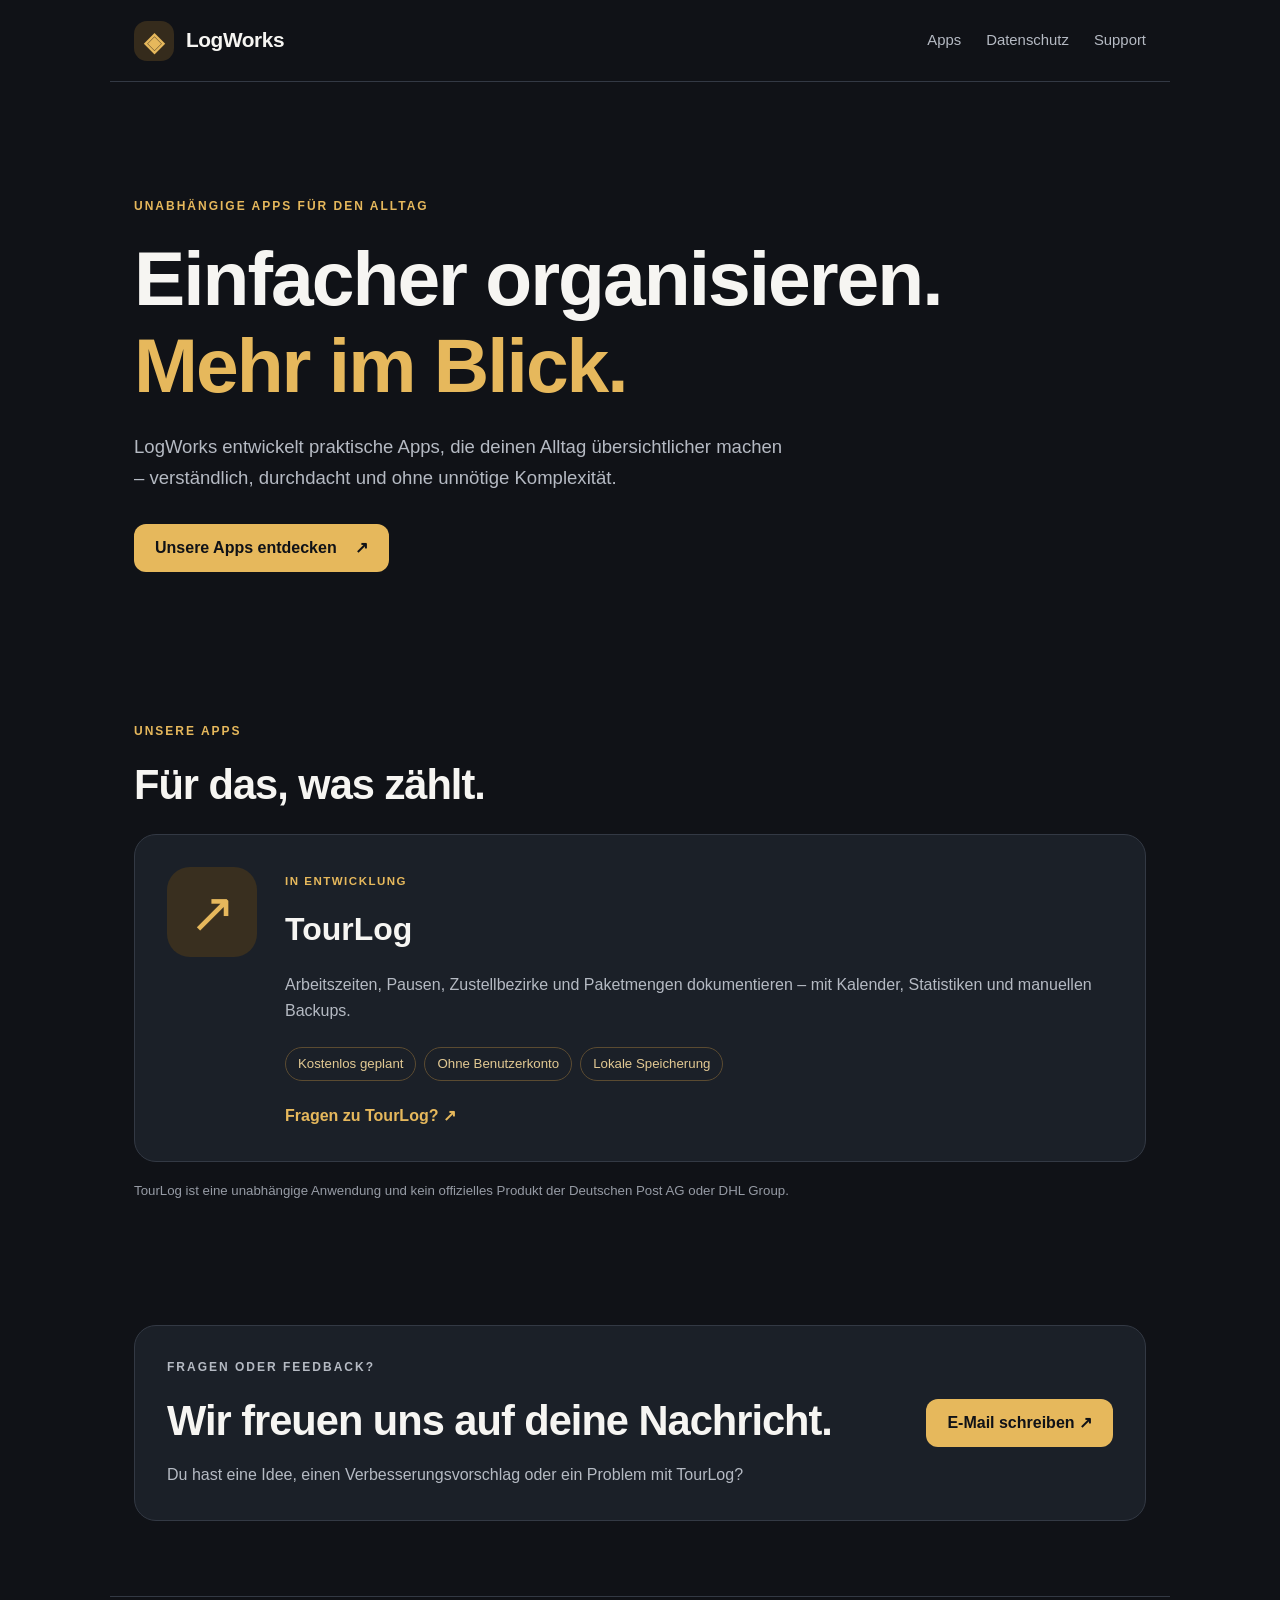
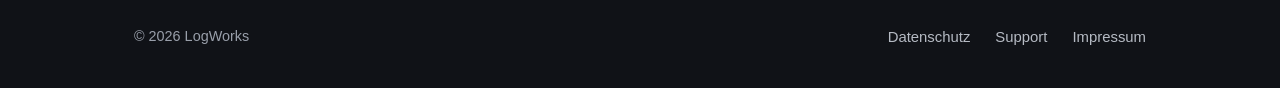
<file: index.html>
<!doctype html><html lang="de"><head><meta charset="utf-8"><meta name="viewport" content="width=device-width,initial-scale=1"><meta name="theme-color" content="#101217"><meta name="description" content="LogWorks – unabhängige Apps für den Alltag. TourLog für die persönliche Erfassung von Arbeitszeiten und Zustellungen."><title>LogWorks – Apps für den Alltag</title><link rel="stylesheet" href="style.css"></head><body><header class="nav wrap"><a class="brand" href="index.html"><span class="logo">◈</span> LogWorks</a><nav><a href="#apps">Apps</a><a href="datenschutz.html">Datenschutz</a><a href="support.html">Support</a></nav></header><main><section class="hero wrap"><p class="eyebrow">UNABHÄNGIGE APPS FÜR DEN ALLTAG</p><h1>Einfacher organisieren.<br><em>Mehr im Blick.</em></h1><p class="lead">LogWorks entwickelt praktische Apps, die deinen Alltag übersichtlicher machen – verständlich, durchdacht und ohne unnötige Komplexität.</p><a class="button" href="#apps">Unsere Apps entdecken <span aria-hidden="true">↗</span></a></section><section id="apps" class="wrap section"><p class="eyebrow">UNSERE APPS</p><h2>Für das, was zählt.</h2><article class="app-card"><div class="app-icon" aria-hidden="true">↗</div><div><span class="tag">IN ENTWICKLUNG</span><h3>TourLog</h3><p>Arbeitszeiten, Pausen, Zustellbezirke und Paketmengen dokumentieren – mit Kalender, Statistiken und manuellen Backups.</p><div class="chips"><span>Kostenlos geplant</span><span>Ohne Benutzerkonto</span><span>Lokale Speicherung</span></div><a class="textlink" href="support.html">Fragen zu TourLog? ↗</a></div></article><p class="smallnote">TourLog ist eine unabhängige Anwendung und kein offizielles Produkt der Deutschen Post AG oder DHL Group.</p></section><section class="wrap section"><div class="contact-card"><div><p class="eyebrow">FRAGEN ODER FEEDBACK?</p><h2>Wir freuen uns auf deine Nachricht.</h2><p>Du hast eine Idee, einen Verbesserungsvorschlag oder ein Problem mit TourLog?</p></div><a class="button" href="mailto:logworks.support@gmail.com?subject=TourLog%20%E2%80%93%20Supportanfrage">E-Mail schreiben ↗</a></div></section></main><footer class="wrap footer"><span>© <span id="year">2026</span> LogWorks</span><div><a href="datenschutz.html">Datenschutz</a><a href="support.html">Support</a><a href="impressum.html">Impressum</a></div></footer><script>document.getElementById('year').textContent=new Date().getFullYear()</script></body></html>
</file>
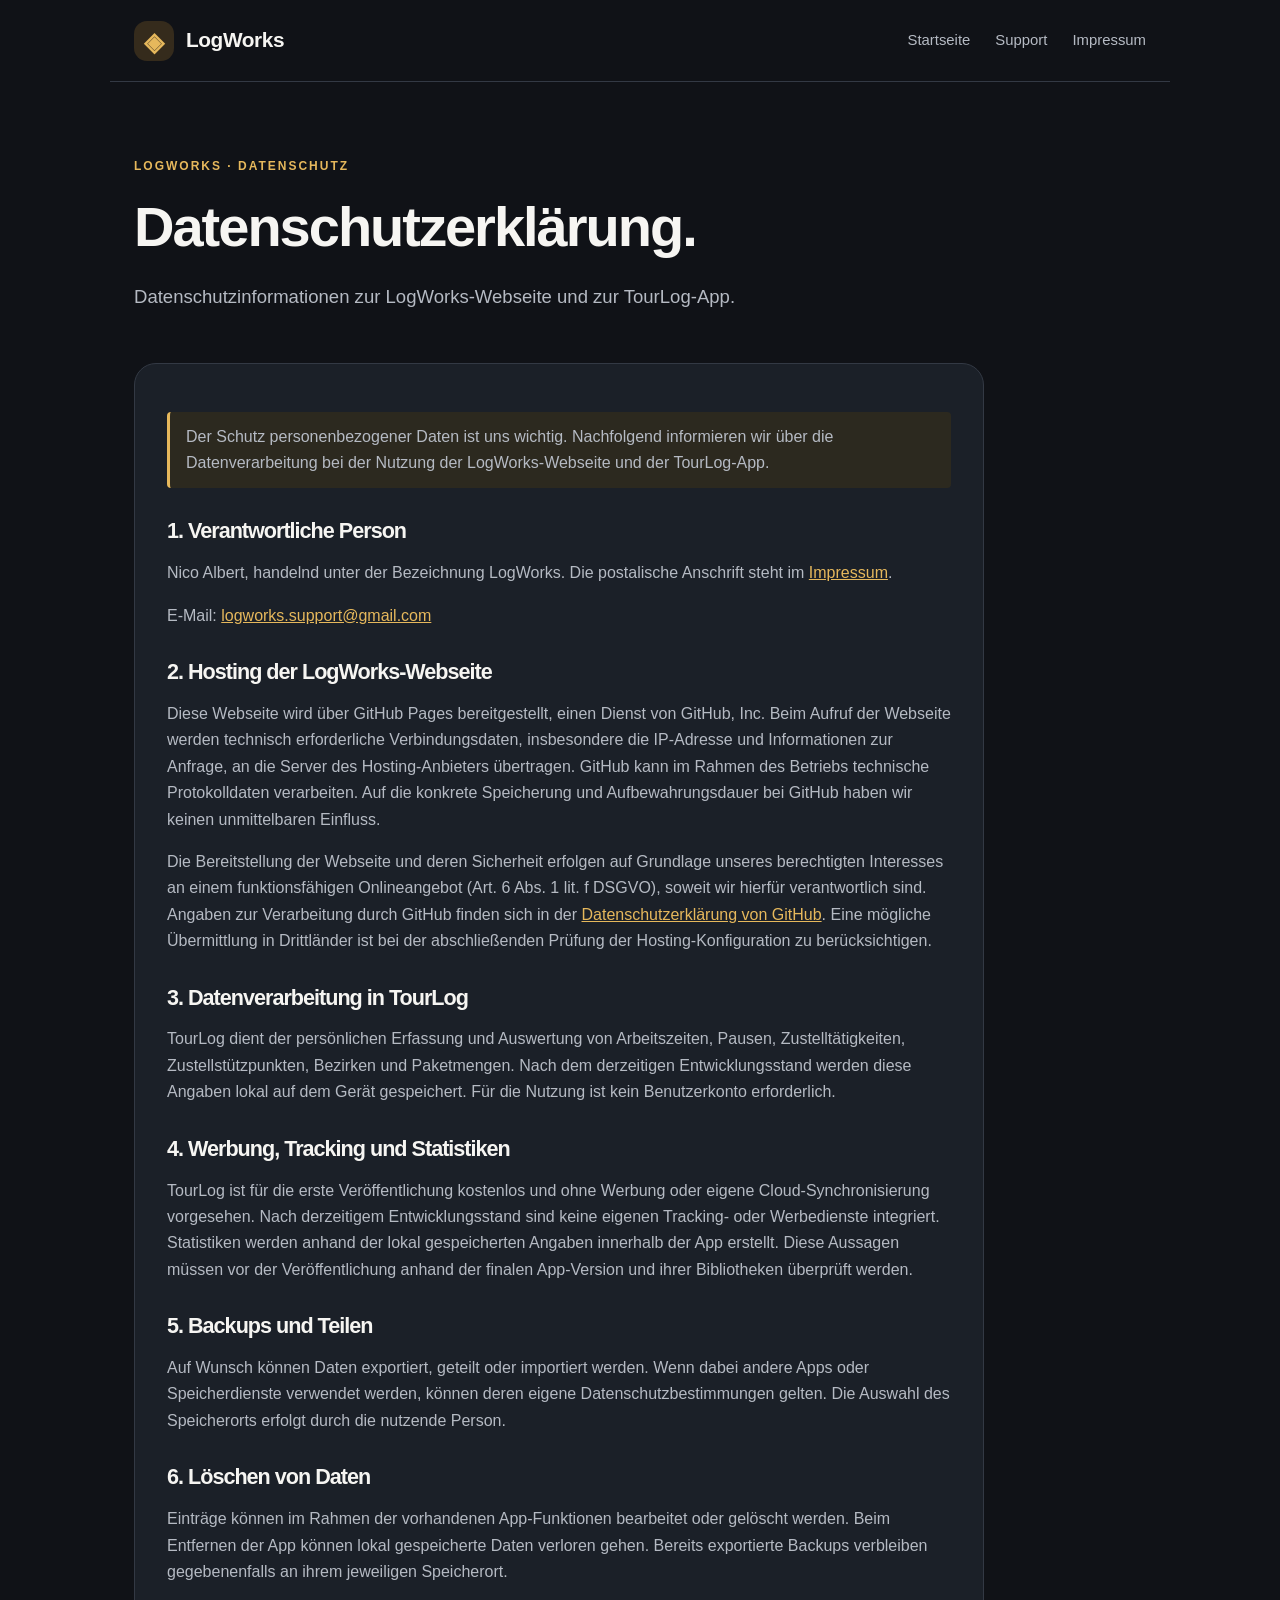
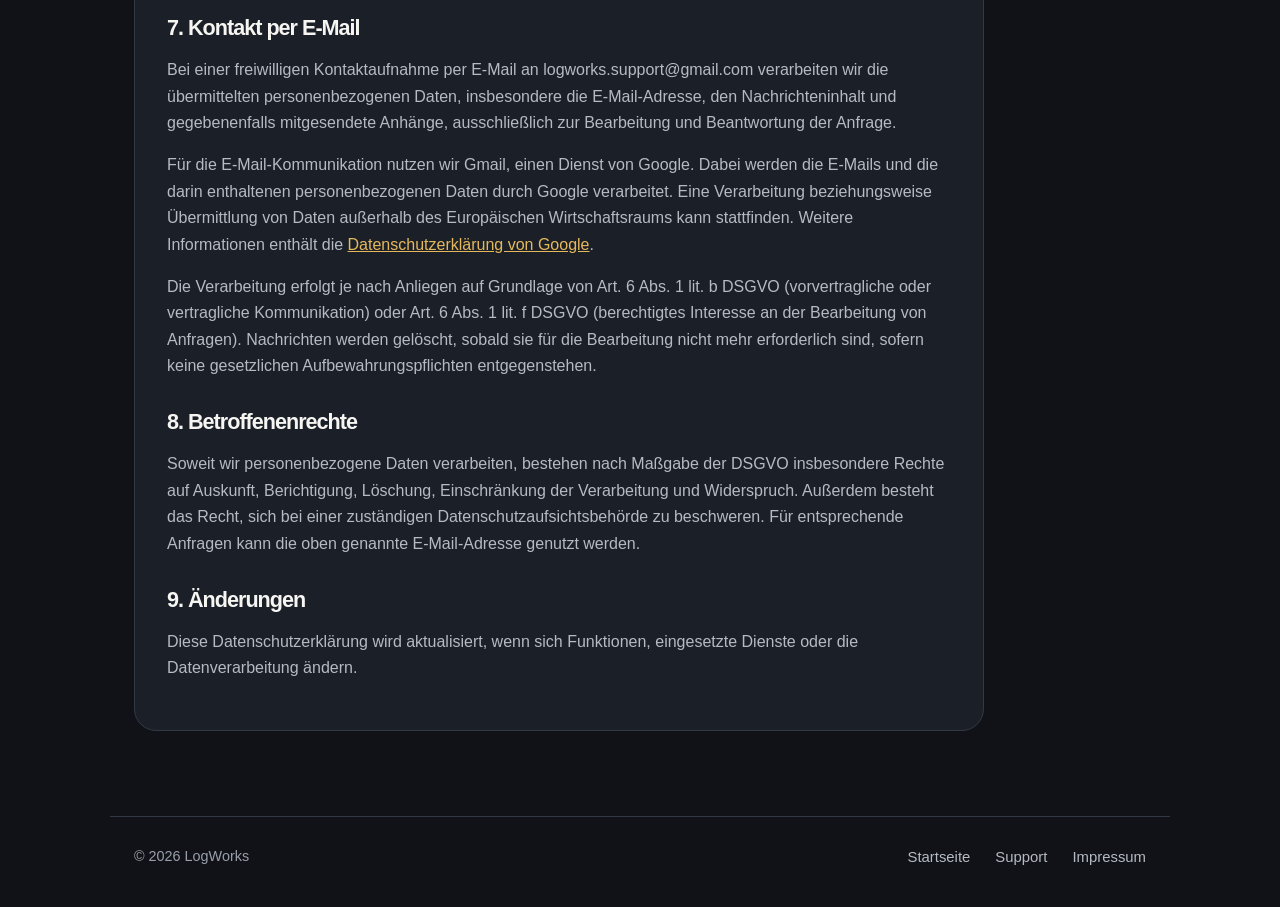
<file: datenschutz.html>
<!doctype html>
<html lang="de">
<head>
  <meta charset="utf-8">
  <meta name="viewport" content="width=device-width, initial-scale=1">
  <meta name="theme-color" content="#101217">
  <title>Datenschutz – TourLog | LogWorks</title>
  <link rel="stylesheet" href="style.css">
</head>
<body>
<header class="nav wrap">
  <a class="brand" href="index.html"><span class="logo">◈</span> LogWorks</a>
  <nav><a href="index.html">Startseite</a><a href="support.html">Support</a><a href="impressum.html">Impressum</a></nav>
</header>
<main>
  <section class="wrap pagehead">
    <p class="eyebrow">LOGWORKS · DATENSCHUTZ</p>
    <h1>Datenschutzerklärung.</h1>
    <p class="lead">Datenschutzinformationen zur LogWorks-Webseite und zur TourLog-App.</p>
  </section>
  <section class="wrap">
    <div class="content-card">
      <p class="notice">Der Schutz personenbezogener Daten ist uns wichtig. Nachfolgend informieren wir über die Datenverarbeitung bei der Nutzung der LogWorks-Webseite und der TourLog-App.</p>      
      <h2>1. Verantwortliche Person</h2>
      <p>Nico Albert, handelnd unter der Bezeichnung LogWorks. Die postalische Anschrift steht im <a href="impressum.html">Impressum</a>.</p>
      <p>E-Mail: <a href="mailto:logworks.support@gmail.com">logworks.support@gmail.com</a></p>
      <h2>2. Hosting der LogWorks-Webseite</h2>
      <p>Diese Webseite wird über GitHub Pages bereitgestellt, einen Dienst von GitHub, Inc. Beim Aufruf der Webseite werden technisch erforderliche Verbindungsdaten, insbesondere die IP-Adresse und Informationen zur Anfrage, an die Server des Hosting-Anbieters übertragen. GitHub kann im Rahmen des Betriebs technische Protokolldaten verarbeiten. Auf die konkrete Speicherung und Aufbewahrungsdauer bei GitHub haben wir keinen unmittelbaren Einfluss.</p>
      <p>Die Bereitstellung der Webseite und deren Sicherheit erfolgen auf Grundlage unseres berechtigten Interesses an einem funktionsfähigen Onlineangebot (Art. 6 Abs. 1 lit. f DSGVO), soweit wir hierfür verantwortlich sind. Angaben zur Verarbeitung durch GitHub finden sich in der <a href="https://docs.github.com/de/site-policy/privacy-policies/github-general-privacy-statement" rel="noopener noreferrer">Datenschutzerklärung von GitHub</a>. Eine mögliche Übermittlung in Drittländer ist bei der abschließenden Prüfung der Hosting-Konfiguration zu berücksichtigen.</p>
      <h2>3. Datenverarbeitung in TourLog</h2>
      <p>TourLog dient der persönlichen Erfassung und Auswertung von Arbeitszeiten, Pausen, Zustelltätigkeiten, Zustellstützpunkten, Bezirken und Paketmengen. Nach dem derzeitigen Entwicklungsstand werden diese Angaben lokal auf dem Gerät gespeichert. Für die Nutzung ist kein Benutzerkonto erforderlich.</p>
      <h2>4. Werbung, Tracking und Statistiken</h2>
      <p>TourLog ist für die erste Veröffentlichung kostenlos und ohne Werbung oder eigene Cloud-Synchronisierung vorgesehen. Nach derzeitigem Entwicklungsstand sind keine eigenen Tracking- oder Werbedienste integriert. Statistiken werden anhand der lokal gespeicherten Angaben innerhalb der App erstellt. Diese Aussagen müssen vor der Veröffentlichung anhand der finalen App-Version und ihrer Bibliotheken überprüft werden.</p>
      <h2>5. Backups und Teilen</h2>
      <p>Auf Wunsch können Daten exportiert, geteilt oder importiert werden. Wenn dabei andere Apps oder Speicherdienste verwendet werden, können deren eigene Datenschutzbestimmungen gelten. Die Auswahl des Speicherorts erfolgt durch die nutzende Person.</p>
      <h2>6. Löschen von Daten</h2>
      <p>Einträge können im Rahmen der vorhandenen App-Funktionen bearbeitet oder gelöscht werden. Beim Entfernen der App können lokal gespeicherte Daten verloren gehen. Bereits exportierte Backups verbleiben gegebenenfalls an ihrem jeweiligen Speicherort.</p>
      <h2>7. Kontakt per E-Mail</h2>
      <p>Bei einer freiwilligen Kontaktaufnahme per E-Mail an logworks.support@gmail.com verarbeiten wir die übermittelten personenbezogenen Daten, insbesondere die E-Mail-Adresse, den Nachrichteninhalt und gegebenenfalls mitgesendete Anhänge, ausschließlich zur Bearbeitung und Beantwortung der Anfrage.</p>
      <p>Für die E-Mail-Kommunikation nutzen wir Gmail, einen Dienst von Google. Dabei werden die E-Mails und die darin enthaltenen personenbezogenen Daten durch Google verarbeitet. Eine Verarbeitung beziehungsweise Übermittlung von Daten außerhalb des Europäischen Wirtschaftsraums kann stattfinden. Weitere Informationen enthält die <a href="https://policies.google.com/privacy?hl=de" target="_blank" rel="noopener noreferrer">Datenschutzerklärung von Google</a>.</p>
      <p>Die Verarbeitung erfolgt je nach Anliegen auf Grundlage von Art. 6 Abs. 1 lit. b DSGVO (vorvertragliche oder vertragliche Kommunikation) oder Art. 6 Abs. 1 lit. f DSGVO (berechtigtes Interesse an der Bearbeitung von Anfragen). Nachrichten werden gelöscht, sobald sie für die Bearbeitung nicht mehr erforderlich sind, sofern keine gesetzlichen Aufbewahrungspflichten entgegenstehen.</p>
      <h2>8. Betroffenenrechte</h2>
      <p>Soweit wir personenbezogene Daten verarbeiten, bestehen nach Maßgabe der DSGVO insbesondere Rechte auf Auskunft, Berichtigung, Löschung, Einschränkung der Verarbeitung und Widerspruch. Außerdem besteht das Recht, sich bei einer zuständigen Datenschutzaufsichtsbehörde zu beschweren. Für entsprechende Anfragen kann die oben genannte E-Mail-Adresse genutzt werden.</p>
      <h2>9. Änderungen</h2>
      <p>Diese Datenschutzerklärung wird aktualisiert, wenn sich Funktionen, eingesetzte Dienste oder die Datenverarbeitung ändern.</p>
    </div>
  </section>
</main>
<footer class="wrap footer"><span>© 2026 LogWorks</span><div><a href="index.html">Startseite</a><a href="support.html">Support</a><a href="impressum.html">Impressum</a></div></footer>
</body>
</html>
</file>
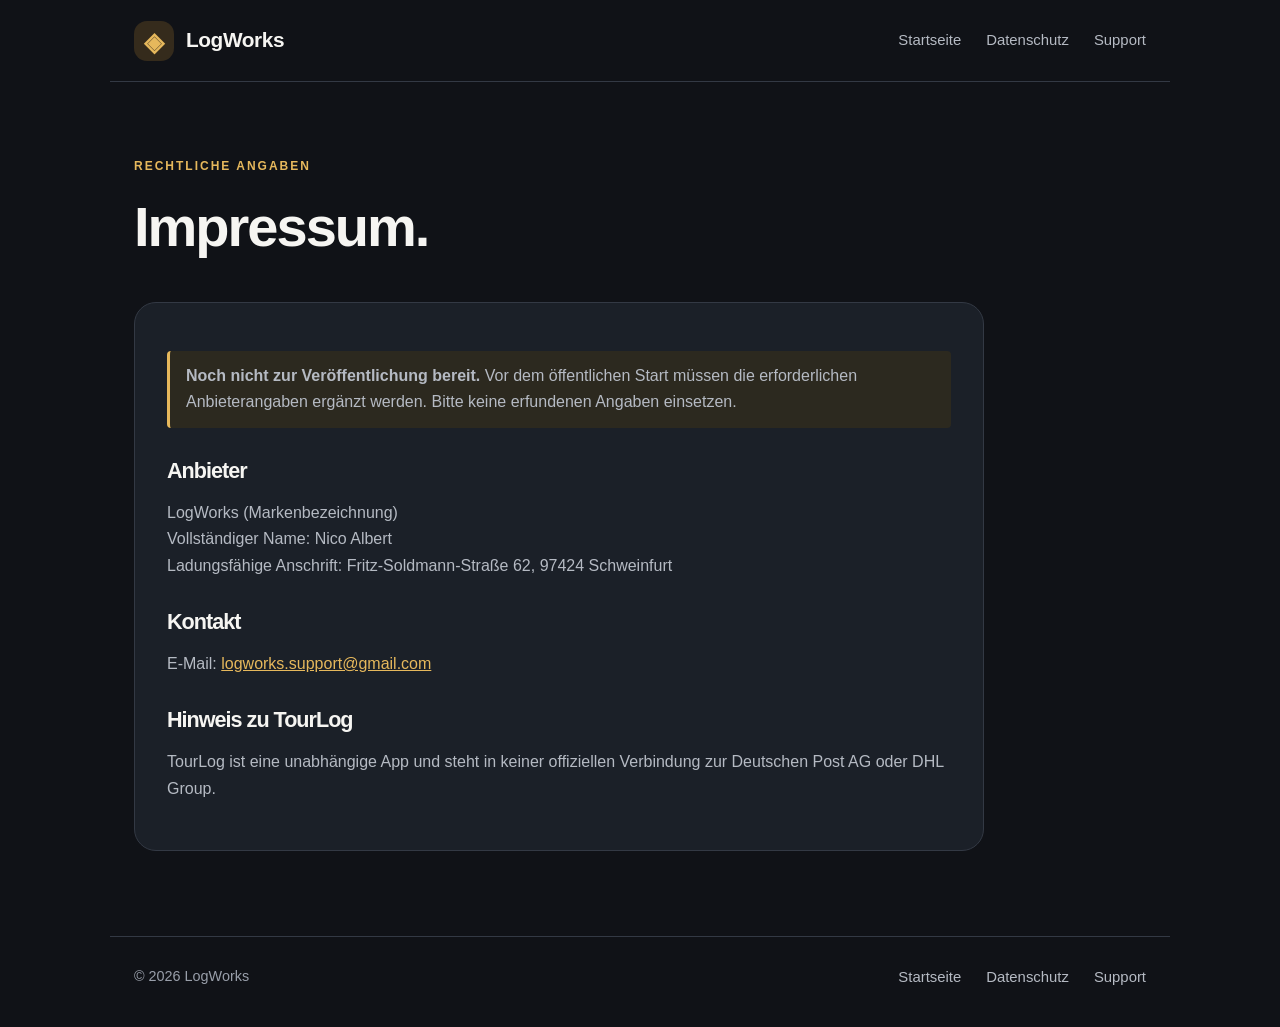
<file: impressum.html>
<!doctype html><html lang="de"><head><meta charset="utf-8"><meta name="viewport" content="width=device-width,initial-scale=1"><meta name="theme-color" content="#101217"><title>Impressum – LogWorks</title><link rel="stylesheet" href="style.css"></head><body><header class="nav wrap"><a class="brand" href="index.html"><span class="logo">◈</span> LogWorks</a><nav><a href="index.html">Startseite</a><a href="datenschutz.html">Datenschutz</a><a href="support.html">Support</a></nav></header><main><section class="wrap pagehead"><p class="eyebrow">RECHTLICHE ANGABEN</p><h1>Impressum.</h1></section><section class="wrap"><div class="content-card"><p class="notice"><strong>Noch nicht zur Veröffentlichung bereit.</strong> Vor dem öffentlichen Start müssen die erforderlichen Anbieterangaben ergänzt werden. Bitte keine erfundenen Angaben einsetzen.</p><h2>Anbieter</h2><p>LogWorks (Markenbezeichnung)<br>Vollständiger Name: Nico Albert<br>Ladungsfähige Anschrift: Fritz-Soldmann-Straße 62, 97424 Schweinfurt </p><h2>Kontakt</h2><p>E-Mail: <a href="mailto:logworks.support@gmail.com">logworks.support@gmail.com</a></p><h2>Hinweis zu TourLog</h2><p>TourLog ist eine unabhängige App und steht in keiner offiziellen Verbindung zur Deutschen Post AG oder DHL Group.</p></div></section></main><footer class="wrap footer"><span>© 2026 LogWorks</span><div><a href="index.html">Startseite</a><a href="datenschutz.html">Datenschutz</a><a href="support.html">Support</a></div></footer></body></html>
</file>
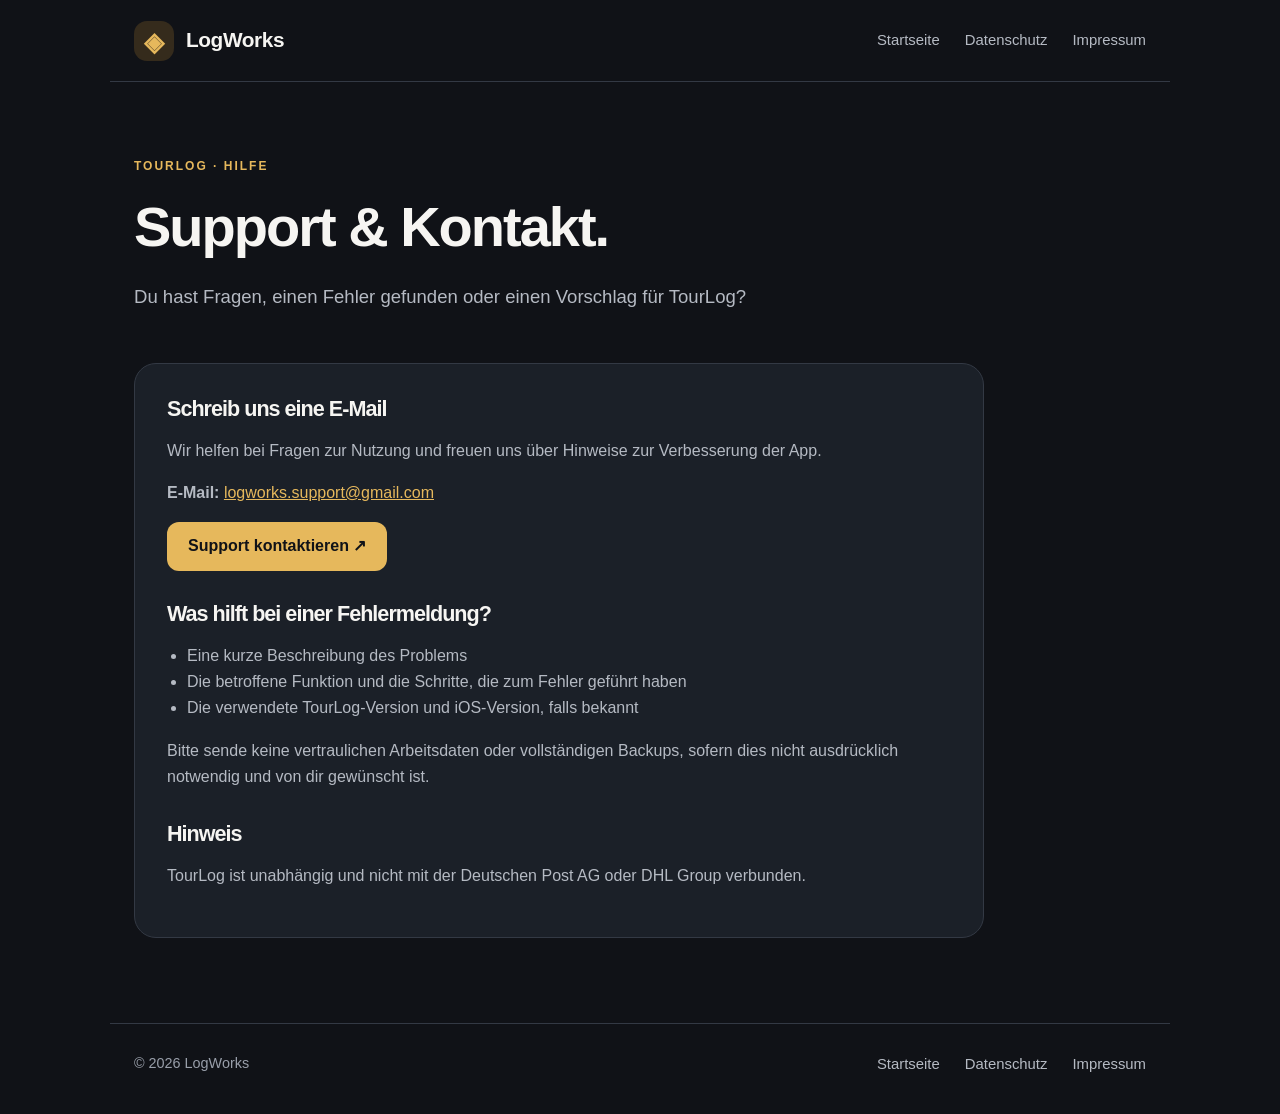
<file: support.html>
<!doctype html><html lang="de"><head><meta charset="utf-8"><meta name="viewport" content="width=device-width,initial-scale=1"><meta name="theme-color" content="#101217"><title>Support – LogWorks</title><link rel="stylesheet" href="style.css"></head><body><header class="nav wrap"><a class="brand" href="index.html"><span class="logo">◈</span> LogWorks</a><nav><a href="index.html">Startseite</a><a href="datenschutz.html">Datenschutz</a><a href="impressum.html">Impressum</a></nav></header><main><section class="wrap pagehead"><p class="eyebrow">TOURLOG · HILFE</p><h1>Support & Kontakt.</h1><p class="lead">Du hast Fragen, einen Fehler gefunden oder einen Vorschlag für TourLog?</p></section><section class="wrap"><div class="content-card"><h2>Schreib uns eine E-Mail</h2><p>Wir helfen bei Fragen zur Nutzung und freuen uns über Hinweise zur Verbesserung der App.</p><p><strong>E-Mail:</strong> <a href="mailto:logworks.support@gmail.com">logworks.support@gmail.com</a></p><p><a class="button" href="mailto:logworks.support@gmail.com?subject=TourLog%20%E2%80%93%20Supportanfrage">Support kontaktieren ↗</a></p><h2>Was hilft bei einer Fehlermeldung?</h2><ul><li>Eine kurze Beschreibung des Problems</li><li>Die betroffene Funktion und die Schritte, die zum Fehler geführt haben</li><li>Die verwendete TourLog-Version und iOS-Version, falls bekannt</li></ul><p>Bitte sende keine vertraulichen Arbeitsdaten oder vollständigen Backups, sofern dies nicht ausdrücklich notwendig und von dir gewünscht ist.</p><h2>Hinweis</h2><p>TourLog ist unabhängig und nicht mit der Deutschen Post AG oder DHL Group verbunden.</p></div></section></main><footer class="wrap footer"><span>© 2026 LogWorks</span><div><a href="index.html">Startseite</a><a href="datenschutz.html">Datenschutz</a><a href="impressum.html">Impressum</a></div></footer></body></html>
</file>
<file: style.css>
:root {
  color-scheme: dark;
  --bg: #101217;
  --card: #1b2028;
  --text: #f6f5f2;
  --muted: #b5bac3;
  --gold: #e6b85c;
  --border: #333944;
}

* {
  box-sizing: border-box;
}

html {
  scroll-behavior: smooth;
}

body {
  margin: 0;
  background: var(--bg);
  color: var(--text);
  font-family: -apple-system, BlinkMacSystemFont, "Segoe UI", sans-serif;
  line-height: 1.65;
}

a {
  color: inherit;
  text-decoration: none;
}

a:focus-visible {
  outline: 2px solid var(--gold);
  outline-offset: 4px;
}

.wrap {
  max-width: 1060px;
  margin: auto;
  padding-left: 24px;
  padding-right: 24px;
}

/* Navigation */

.nav {
  display: flex;
  align-items: center;
  justify-content: space-between;
  min-height: 82px;
  gap: 20px;
  border-bottom: 1px solid var(--border);
}

.brand {
  font-weight: 800;
  font-size: 1.3rem;
  letter-spacing: -0.4px;
  display: flex;
  align-items: center;
  gap: 12px;
}

.logo {
  background: #352b1c;
  color: var(--gold);
  border-radius: 13px;
  width: 40px;
  height: 40px;
  display: grid;
  place-items: center;
  font-size: 1.6rem;
}

.nav nav,
.footer div {
  display: flex;
  gap: 25px;
  flex-wrap: wrap;
}

.nav nav a,
.footer a {
  color: var(--muted);
  font-size: 0.93rem;
}

.nav nav a:hover,
.footer a:hover,
.textlink:hover {
  color: var(--gold);
}

/* Startseite */

.hero {
  padding-top: 115px;
  padding-bottom: 115px;
}

.eyebrow {
  color: var(--gold);
  font-size: 0.75rem;
  font-weight: 800;
  letter-spacing: 2px;
  margin: 0 0 18px;
}

h1 {
  font-size: clamp(2.7rem, 6vw, 5.2rem);
  line-height: 1.13;
  letter-spacing: -2px;
  margin: 0 0 24px;
}

h1 em {
  color: var(--gold);
  font-style: normal;
}

h2 {
  font-size: clamp(1.8rem, 4vw, 2.6rem);
  line-height: 1.2;
  letter-spacing: -1px;
  margin: 0 0 24px;
}

h3 {
  font-size: 2rem;
  margin: 10px 0;
}

.lead {
  font-size: 1.16rem;
  max-width: 660px;
  color: var(--muted);
  margin: 0 0 30px;
}

/* Buttons */

.button,
a.button,
a.button:link,
a.button:visited {
  display: inline-flex;
  align-items: center;
  gap: 18px;
  padding: 13px 21px;
  border-radius: 12px;
  background: var(--gold);
  color: #101217;
  -webkit-text-fill-color: #101217;
  text-decoration: none;
  font-weight: 800;
  line-height: 1.4;
  cursor: pointer;
  transition: background 0.2s ease;
}

.button:hover,
a.button:hover,
a.button:focus,
a.button:active {
  background: #f4c878;
  color: #101217;
  -webkit-text-fill-color: #101217;
  text-decoration: none;
}

/* Inhaltsbereiche */

.section {
  padding-top: 35px;
  padding-bottom: 75px;
}

.app-card,
.contact-card,
.content-card {
  background: var(--card);
  border: 1px solid var(--border);
  border-radius: 22px;
  padding: 32px;
}

.app-card {
  display: flex;
  gap: 28px;
}

.app-icon {
  flex: 0 0 90px;
  width: 90px;
  height: 90px;
  border-radius: 23px;
  background: #392f1f;
  color: var(--gold);
  display: grid;
  place-items: center;
  font-size: 3.5rem;
}

.tag {
  font-size: 0.72rem;
  color: var(--gold);
  font-weight: 800;
  letter-spacing: 1.5px;
}

.app-card p,
.contact-card p,
.content-card p,
.content-card li {
  color: var(--muted);
}

.chips {
  display: flex;
  gap: 8px;
  flex-wrap: wrap;
  margin: 22px 0;
}

.chips span {
  border: 1px solid #5b4b31;
  border-radius: 30px;
  color: #e2c993;
  padding: 5px 12px;
  font-size: 0.83rem;
}

.textlink {
  color: var(--gold);
  font-weight: 700;
}

.smallnote {
  color: #969ba5;
  font-size: 0.83rem;
  margin-top: 18px;
}

.contact-card {
  display: flex;
  justify-content: space-between;
  align-items: center;
  gap: 30px;
}

.contact-card h2 {
  margin-bottom: 10px;
}

.contact-card p:last-child {
  margin-bottom: 0;
}

/* Fußzeile */

.footer {
  border-top: 1px solid var(--border);
  padding-top: 28px;
  padding-bottom: 38px;
  display: flex;
  justify-content: space-between;
  gap: 20px;
  color: #999faa;
  font-size: 0.9rem;
}

/* Unterseiten */

.pagehead {
  padding-top: 75px;
  padding-bottom: 20px;
}

.pagehead h1 {
  font-size: clamp(2.3rem, 5vw, 3.5rem);
}

.content-card {
  max-width: 850px;
  margin-bottom: 85px;
}

.content-card h2 {
  font-size: 1.35rem;
  margin-top: 30px;
  margin-bottom: 10px;
}

.content-card h2:first-child {
  margin-top: 0;
}

/* Normale Links in Inhaltskarten */

.content-card a:not(.button) {
  color: var(--gold);
  text-decoration: underline;
}

/* Goldene Buttons innerhalb von Inhaltskarten */

.content-card a.button,
.content-card a.button:link,
.content-card a.button:visited,
.content-card a.button:hover,
.content-card a.button:focus,
.content-card a.button:active {
  color: #101217 !important;
  -webkit-text-fill-color: #101217 !important;
  text-decoration: none !important;
}

.content-card ul {
  padding-left: 20px;
}

.notice {
  border-left: 3px solid var(--gold);
  padding: 12px 16px;
  background: #2c291f;
  border-radius: 4px;
  color: #eee0c4;
}

/* Mobile Ansicht */

@media (max-width: 650px) {
  .nav {
    align-items: flex-start;
    padding-top: 16px;
    padding-bottom: 16px;
    flex-direction: column;
    gap: 12px;
  }

  .nav nav {
    gap: 16px;
  }

  .hero {
    padding-top: 70px;
    padding-bottom: 65px;
  }

  .app-card,
  .contact-card {
    flex-direction: column;
    align-items: flex-start;
  }

  .app-icon {
    width: 70px;
    height: 70px;
    flex-basis: 70px;
    font-size: 2.5rem;
  }

  .footer {
    flex-direction: column;
  }

  .app-card,
  .contact-card,
  .content-card {
    padding: 23px;
  }

  h1 {
    letter-spacing: -1px;
  }
}
</file>
